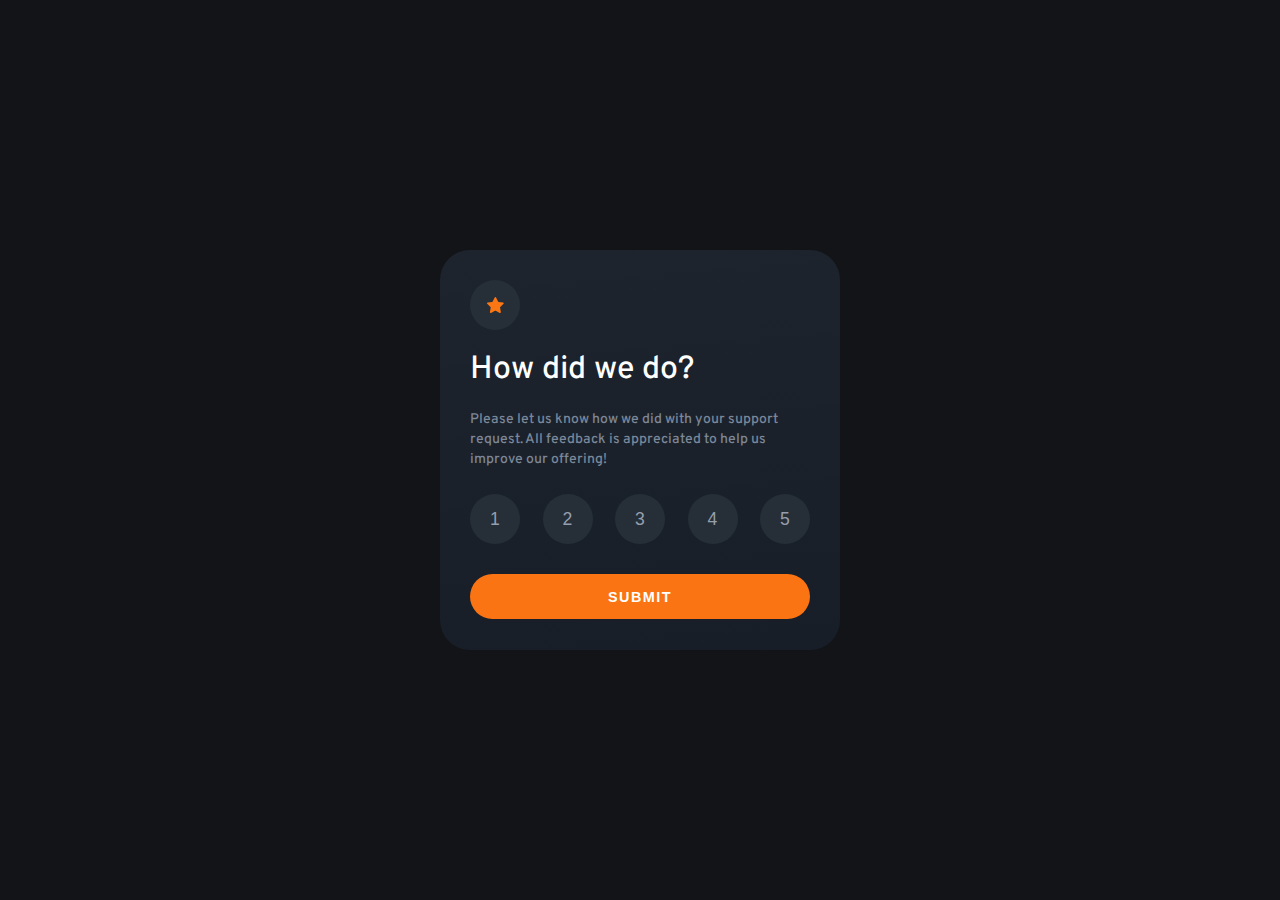
<file: interactive-rating-component./index.html>
<!DOCTYPE html>
<html lang="en">
<head>
  <meta charset="UTF-8">
  <meta name="viewport" content="width=device-width, initial-scale=1.0"> <!-- displays site properly based on user's device -->
  <link rel="icon" type="image/png" sizes="32x32" href="./images/favicon-32x32.png">
  <link rel="stylesheet" href="./style.css">
  <title>Frontend Mentor | Interactive rating component</title>
</head>
<body>
  <div class="card">
    <div class="content" style="display:flex;">
      <div class="star">
        <img src="./images/icon-star.svg" alt="star">
      </div>
      <div class="text">
        <h1>How did we do?</h1>
        <p>Please let us know how we did with your support request. All feedback is appreciated to help us improve our offering!</p>
      </div>
      <div class="buttons">
        <button onclick="handleButton(this)">1</button>
        <button onclick="handleButton(this)">2</button>
        <button onclick="handleButton(this)">3</button>
        <button onclick="handleButton(this)">4</button>
        <button onclick="handleButton(this)">5</button>
      </div>
      <div class="submit">
        <button id="submit" onclick="handleSubmit()">Submit</button>
      </div>
    </div>
    <div class="result" style="display:none;">
      <div class="picture">
        <img src="./images/illustration-thank-you.svg">
      </div>
      <div class="show-choice">
        <p>You selected 4 out of 5</p>
      </div>
      <div class="text">
        <h1>Thank you!</h1>
        <p id="text">We appreciate you taking the time to give a rating. If you ever need more support, don't</p><p id="text-center">hesitate to get in touch!</p>
      </div>
    </div>
  </div>
  <script>
    const buttons = document.querySelectorAll('button');
    const handleButton = (button) => {
      buttons.forEach((btn) => {
        btn.classList.remove('is-active');
      });
      button.classList.add('is-active');
    }
    
    const handleSubmit = () => {
      const content = document.querySelector('.content');
      const result = document.querySelector('.result');
      const showChoice = document.querySelector('.show-choice');

      if (!document.querySelector('.is-active')) {
        return;
      }

      content.style.display = 'none';
      result.style.display = 'flex';
      showChoice.innerHTML = `<p>You selected ${document.querySelector('.is-active').innerHTML} out of 5</p>`;
    }
  </script>
</body>
</html>
</file>
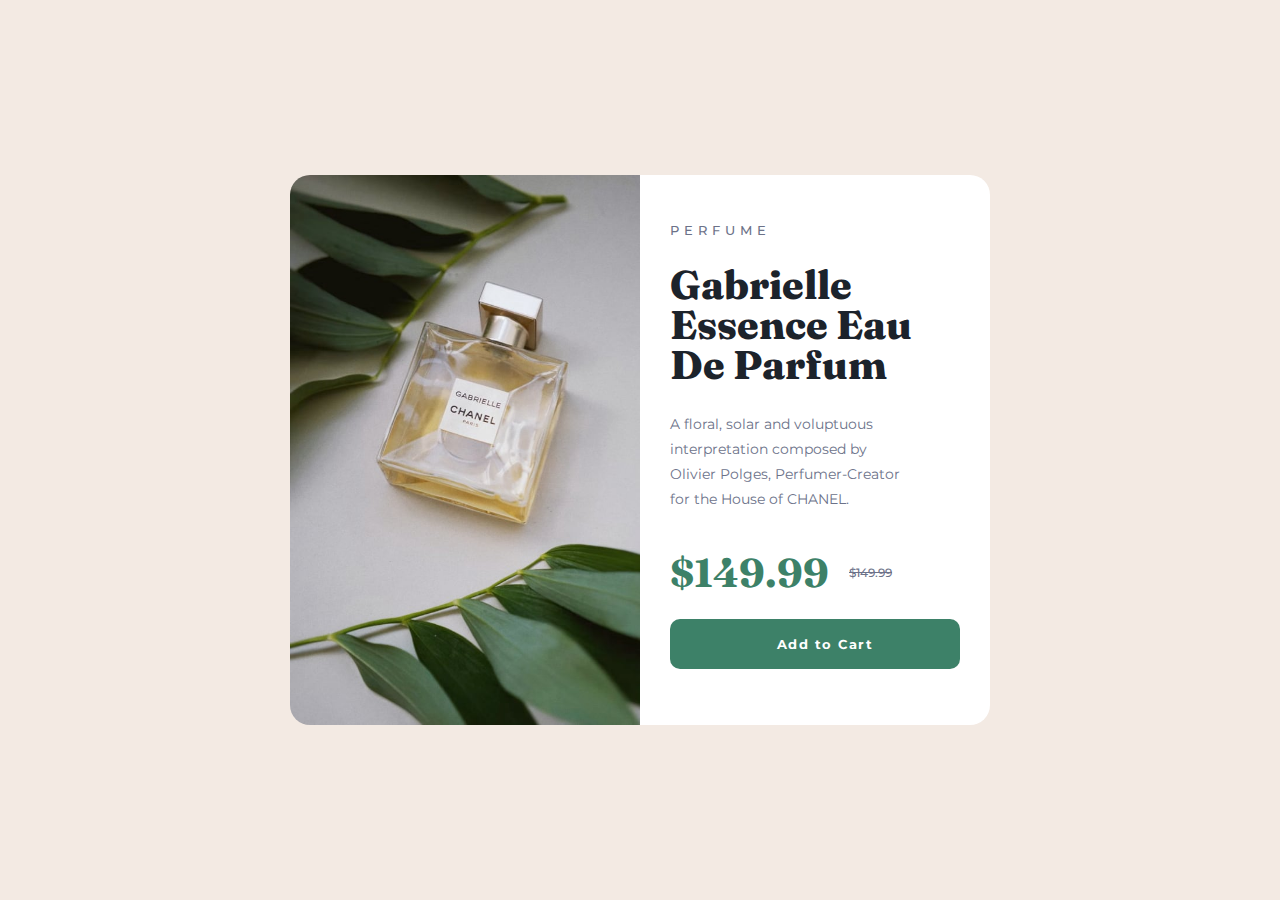
<file: product-preview-card-component./index.html>
<!DOCTYPE html>
<html lang="en">
<head>
  <meta charset="UTF-8">
  <meta name="viewport" content="width=device-width, initial-scale=1.0"> <!-- displays site properly based on user's device -->
  <link rel="icon" type="image/png" sizes="32x32" href="./images/favicon-32x32.png">
  <title>Frontend Mentor | Product preview card component</title>
  <link rel="stylesheet" href="style.css">
  <link href='https://css.gg/shopping-cart.css' rel='stylesheet'>
</head>
<body>
  <div class="card">
    <img src="./images/image-product-desktop.jpg" class="picture" alt="product">
    <div class="content">
      <h4>Perfume</h4>
      <h1>Gabrielle <br>Essence Eau <br>De Parfum</h1>
      <p>A floral, solar and voluptuous interpretation composed by <br>Olivier Polges, Perfumer-Creator<br> for the House of CHANEL.</p>
      <div class="prices">
        <h1 class="main-price">$149.99</h1>
        <h6 class="old-price">$149.99</h6>
      </div>
      <button><i class="gg-shopping-cart"></i>Add to Cart</i></button>
    </div>
  </div>
</body>
</html>
</file>
<file: interactive-rating-component./style.css>
@import url('https://fonts.googleapis.com/css2?family=Overpass:wght@500;600;700&display=swap');

:root {
    --primary-color: hsl(25, 97%, 53%);
    --light-grey: hsl(217, 12%, 63%);
    --medium-grey: hsl(216, 12%, 54%);
    --dark-blue: hsl(213, 19%, 18%);
    --very-dark-blue: hsl(216, 12%, 8%)
}

body {
    font-family: 'Overpass', 'sans-serif';
    margin: 0;
    padding: 0;
    background-color: var(--very-dark-blue);
    min-height: 100vh;
    display: flex;
    justify-content: center;
    align-items: center;
}

.card {
    height: 400px;
    width: 400px;
    border-radius: 30px;
    background: linear-gradient(355deg, rgba(23,30,40,1) 0%, rgba(29,36,46,1) 100%);
}
.card .star {
    background-color: #262f38;
    height: 50px;
    width: 50px;
    display: flex;
    justify-content: center;
    align-items: center;
    border-radius: 50%;
}

.card .content {
    padding: 30px;
    height: 90%;
    display: flex;
    flex-direction: column;
}

.card .content .text {
    margin-top: 20px;
}

.card .content .text h1 {
    font-size: 2.0rem;
    color: white;
    font-weight: 500;
    margin: 0;
}

.card .content .text p {
    margin-top: 20px;
    font-size: 14px;
    color: var(--medium-grey);
    font-weight: 500;
    line-height: 20px;
    /* letter-spacing: 0.2px; */
}

.card .content .buttons {
    margin-top: 10px;
    display: flex;
    justify-content: space-between;
}

.buttons > * {
    width: 50px;
    height: 50px;
    border-radius: 50%;
    border: none;
    background-color: #262f38;
    color: var(--light-grey);
    font-size: 1.1rem;
    cursor: pointer;
    transition: all 0.3s ease-in-out;
}

.buttons > *:hover {
    background-color: var(--medium-grey);
    color: white;
    transition: all 0.3s ease-in-out;
}

.card .content .submit {
    margin-top: 30px;
    display: flex;
    justify-content: center;
    align-items: center;
}
.card .content .submit #submit{
    width: 100%;
    height: 45px;
    border-radius: 30px;
    border: none;
    cursor: pointer;
    background-color: var(--primary-color);
    font-size: 0.9rem;
    text-transform: uppercase;
    letter-spacing: 1.5px;
    color: white;
    font-weight: 600;
    transition: all 0.3s ease-in-out;
}

.card .content .submit #submit:hover{
    background-color: white;
    color: var(--primary-color);
    /* transition in and out of hover */
    transition: all 0.3s ease-in-out;
}

.is-active {
    background-color: var(--primary-color);
    color: white;
}

.is-active:hover {
    background-color: var(--primary-color);
    color: white;
}

.card .result {
    padding: 30px;
    display: flex;
    justify-content: center;
    align-items: center;
    flex-direction:column;
}

.card .result .show-choice {
    margin-top: 20px;
    color: var(--primary-color);
    background-color: var(--dark-blue);
    border-radius: 20px;
    width: 180px;
    display: flex;
    justify-content: center;
    align-items: center;
    height: 30px;
}
.card .result .show-choice p {
    margin: 0;
    font-size: 0.9rem;
    font-weight: 500;
}

.card .result .text {
    margin-top: 20px;
    display: flex;
    justify-content: center;
    flex-direction: column;
    align-items: center;
}

.card .result .text h1{
    color: white;
    font-size: 1.8rem;
}

.card .result .text p{
    color: var(--medium-grey);
    text-align: justify;
    margin-bottom: 0;
    font-size: 1rem;
    height: 40px;
}

.card .result .text #text:after{
    content: "";
    display: inline-block;
    width: 100%;
}
.card .result .text #text-center {
    margin: 0;
}
</file>
<file: product-preview-card-component./style.css>
@import url('https://fonts.googleapis.com/css2?family=Montserrat:wght@500&family=Noto+Sans:wght@300;400;700&display=swap');
@import url('https://fonts.googleapis.com/css2?family=Fraunces:opsz,wght@9..144,500;9..144,700;9..144,800;9..144,900&display=swap');


body {
    margin: 0;
    padding: 0;
    height: 100vh;
    background-color: #f3eae3;
    display: flex;
    align-items: center;
    justify-content: center;
}

/* Card */
.card {
    width: 700px;
    height: 550px;
    display: flex;
}

.card .picture {
    width: 350px;
    border-top-left-radius: 20px;
    border-bottom-left-radius: 20px;
}

.card .content {
    margin: 0;
    width: 350px;
    padding-left: 30px;
    padding-right: 30px;
    border-top-right-radius: 20px;
    border-bottom-right-radius: 20px;
    background-color: white;
    padding-top: 30px;
    padding-bottom: 30px;
}

.card .content h4 {
    font-size: 13px;
    letter-spacing: 5px;
    text-transform: uppercase;
    font-family: 'Montserrat', sans-serif;
    font-weight: 500;
    color: hsl(228, 12%, 48%);
}

.card .content p {
    font-size: 14px;
    font-family: 'Montserrat', sans-serif;
    line-height: 25px;
    color: hsl(228, 12%, 48%);
}

.card .content h1 {
    font-size: 40px;
    font-weight: 800;
    font-family: 'Fraunces', 'serif';
    color: hsl(212, 21%, 14%);
    line-height: 40px;
}

.card .content .prices {
    display: flex;
    align-items: center;
}

.card .content .prices .old-price {
    margin-left: 20px;
    font-size: 12px;
    font-family: 'Montserrat', sans-serif;
    text-decoration: line-through;
    color: hsl(228, 12%, 48%);
    font-weight: 500;
}

.card .content .prices .main-price {
    font-family: 'Fraunces', serif;
    font-weight: 700;
    color: #3d8168;
    font-size: 40px;
}

.card .content button {
    background-color: #3d8168;
    width: 100%;
    height: 50px;
    border: none;
    border-radius: 10px;
    font-weight: 700;
    color: white;
    font-family: 'Montserrat', sans-serif;
    letter-spacing: 1.5px;
    cursor: pointer;
    display: flex;
    align-items: center;
    justify-content: center;
}
.card .content button i {
    margin-right: 20px;
    bottom: 2px;
}

@media screen and (max-width: 700px){
    .card {
        height: 100px;
        width: 350px;
        border-radius: 0;
        display: flex;
        flex-direction: column;
        align-self:flex-start;
        margin-top: 10%;
    }
    .card .picture {
        width: 350px;
        height: 350px;
        object-fit: cover;
        border-top-left-radius: 20px;
        border-top-right-radius: 20px;
        border-bottom-left-radius: 0;
    }

    .card .content h4 {
        font-size: 10px;
        max-width: 350px;
        margin-left: 10px;
    }
    .card .content p {
        font-size: 15px;
        max-width: 350px;
        margin-left: 10px;
    }
    .card .content h1 {
        font-size: 35px;
        margin-left: 10px;
    }
    .card .content .prices {
        display: flex;
        align-items: center;
        
    }
    .card .content .prices .old-price {
        margin-left: 20px;
        font-size: 10px;
        
    }
    .card .content .prices .main-price {
        font-size: 30px;
    }
    .card .content button {
        height: 40px;
        font-size: 10px;
        max-width: 100px;
        min-width: 200px;
        margin-left: 10px;
        margin-bottom: 10px;
    }
    .card .content {
        padding:0;
        width: 350px;
        border-top-right-radius: 0px;
        border-top-left-radius: 0px;
        border-bottom-left-radius: 20px;
        border-bottom-right-radius: 20px;
    }
}
</file>
